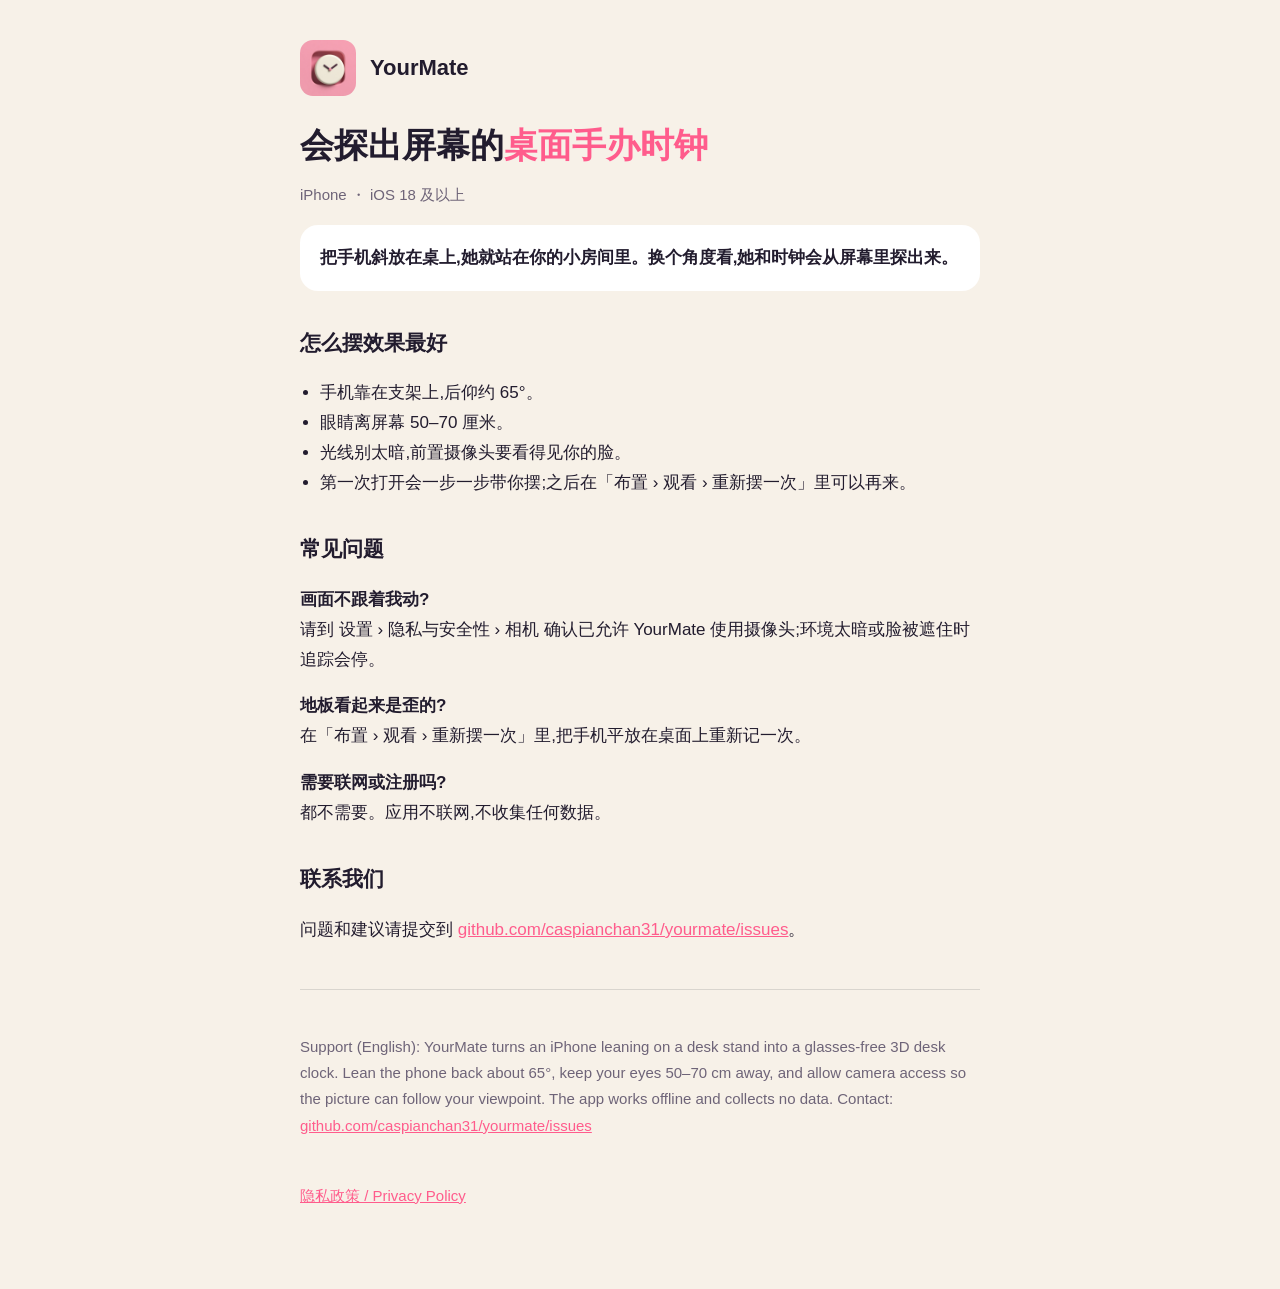
<file: index.html>
<!doctype html><html lang="zh-Hans"><head><meta charset="utf-8"><meta name="viewport" content="width=device-width,initial-scale=1">
<title>YourMate 支持 / Support</title><link rel="stylesheet" href="style.css"></head><body><main>
<header><img src="icon.png" alt=""><b>YourMate</b></header>
<h1>会探出屏幕的<em>桌面手办时钟</em></h1><p class="meta">iPhone ・ iOS 18 及以上</p>
<p class="lead">把手机斜放在桌上,她就站在你的小房间里。换个角度看,她和时钟会从屏幕里探出来。</p>
<h2>怎么摆效果最好</h2><ul><li>手机靠在支架上,后仰约 65°。</li><li>眼睛离屏幕 50–70 厘米。</li><li>光线别太暗,前置摄像头要看得见你的脸。</li><li>第一次打开会一步一步带你摆;之后在「布置 › 观看 › 重新摆一次」里可以再来。</li></ul>
<h2>常见问题</h2>
<p><b>画面不跟着我动?</b><br>请到 设置 › 隐私与安全性 › 相机 确认已允许 YourMate 使用摄像头;环境太暗或脸被遮住时追踪会停。</p>
<p><b>地板看起来是歪的?</b><br>在「布置 › 观看 › 重新摆一次」里,把手机平放在桌面上重新记一次。</p>
<p><b>需要联网或注册吗?</b><br>都不需要。应用不联网,不收集任何数据。</p>
<h2>联系我们</h2><p>问题和建议请提交到 <a href="https://github.com/caspianchan31/yourmate/issues">github.com/caspianchan31/yourmate/issues</a>。</p>
<hr><p class="meta">Support (English): YourMate turns an iPhone leaning on a desk stand into a glasses-free 3D desk clock. Lean the phone back about 65°, keep your eyes 50–70 cm away, and allow camera access so the picture can follow your viewpoint. The app works offline and collects no data. Contact: <a href="https://github.com/caspianchan31/yourmate/issues">github.com/caspianchan31/yourmate/issues</a></p>
<nav><a href="privacy.html">隐私政策 / Privacy Policy</a></nav>
</main></body></html>
</file>
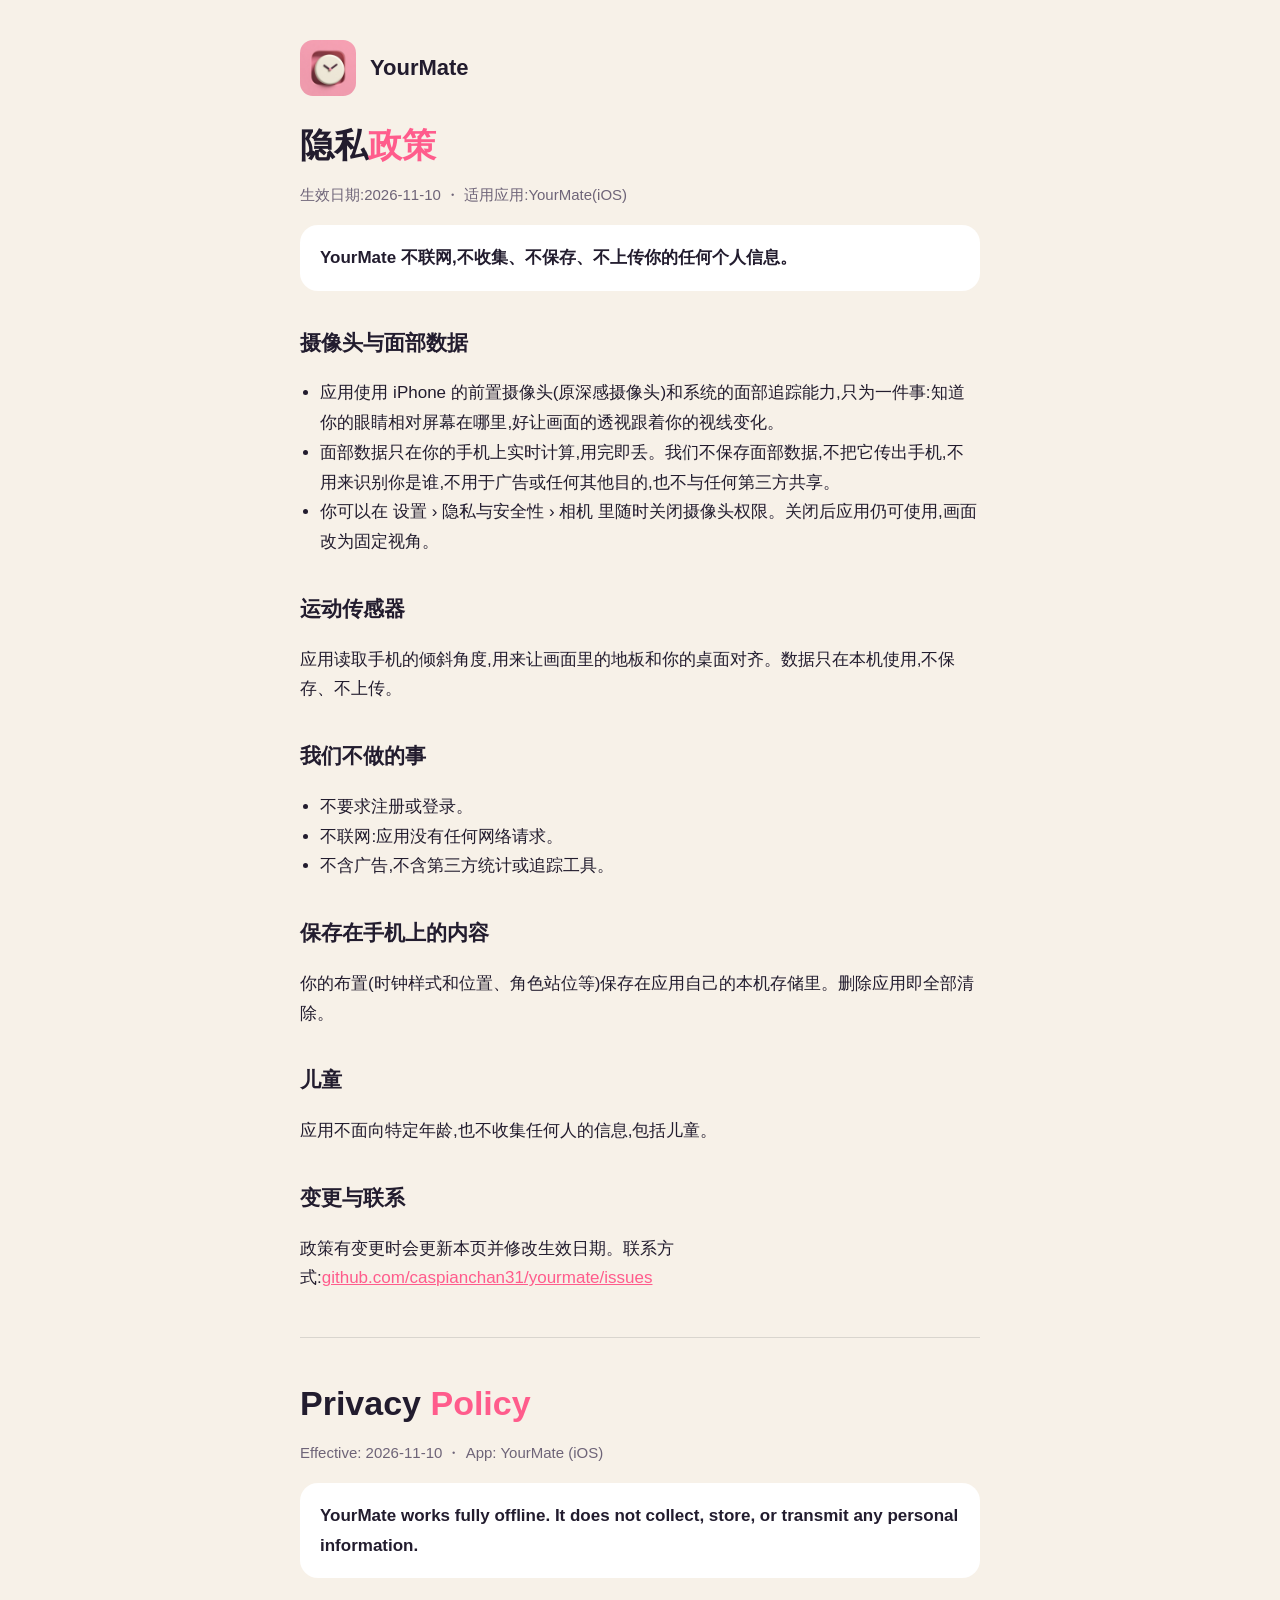
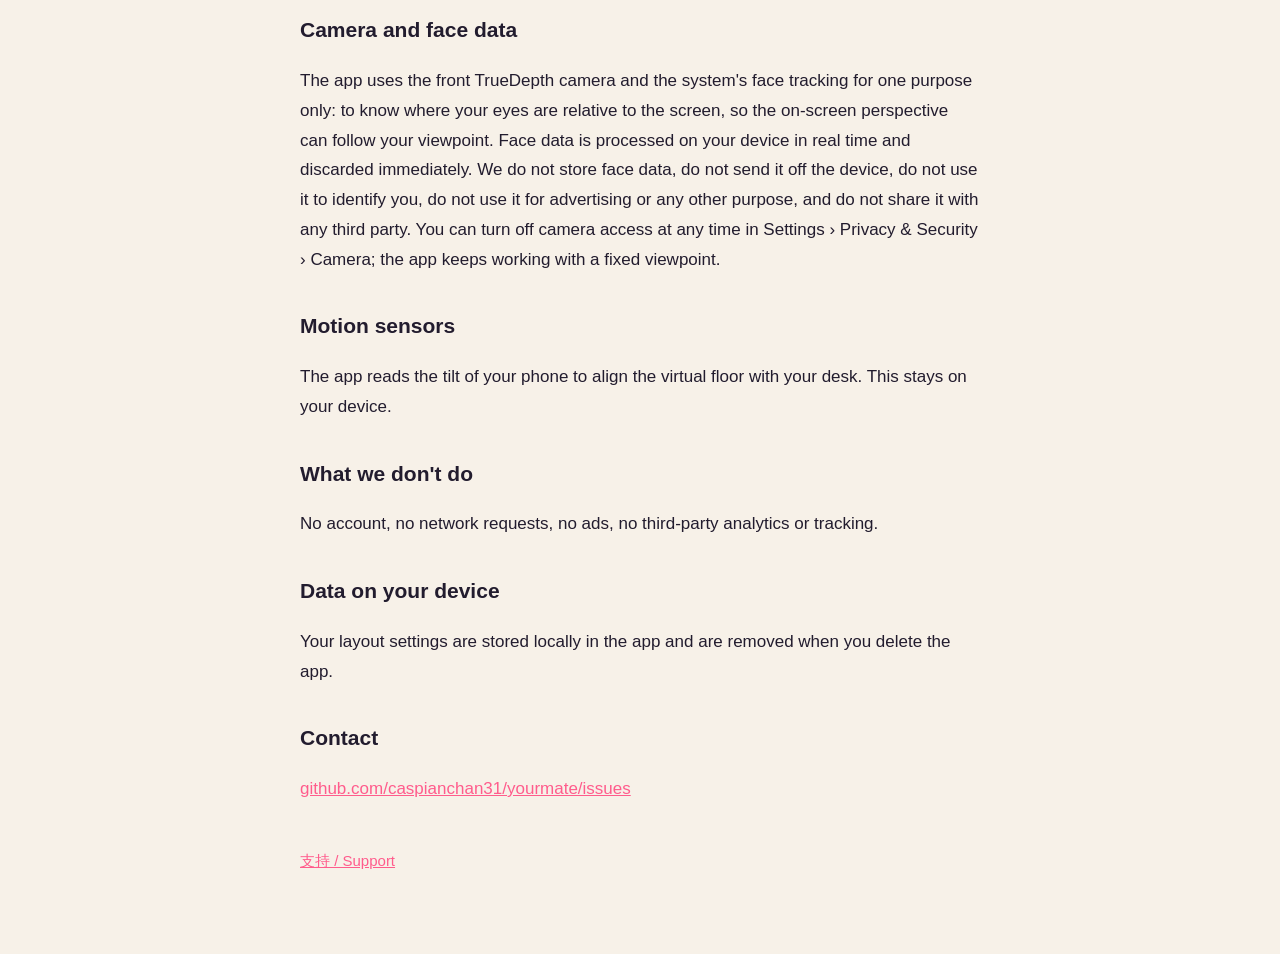
<file: privacy.html>
<!doctype html><html lang="zh-Hans"><head><meta charset="utf-8"><meta name="viewport" content="width=device-width,initial-scale=1">
<title>YourMate 隐私政策 / Privacy Policy</title><link rel="stylesheet" href="style.css"></head><body><main>
<header><img src="icon.png" alt=""><b>YourMate</b></header>
<h1>隐私<em>政策</em></h1><p class="meta">生效日期:2026-11-10 ・ 适用应用:YourMate(iOS)</p>
<p class="lead">YourMate 不联网,不收集、不保存、不上传你的任何个人信息。</p>
<h2>摄像头与面部数据</h2><ul>
<li>应用使用 iPhone 的前置摄像头(原深感摄像头)和系统的面部追踪能力,只为一件事:知道你的眼睛相对屏幕在哪里,好让画面的透视跟着你的视线变化。</li>
<li>面部数据只在你的手机上实时计算,用完即丢。我们不保存面部数据,不把它传出手机,不用来识别你是谁,不用于广告或任何其他目的,也不与任何第三方共享。</li>
<li>你可以在 设置 › 隐私与安全性 › 相机 里随时关闭摄像头权限。关闭后应用仍可使用,画面改为固定视角。</li></ul>
<h2>运动传感器</h2><p>应用读取手机的倾斜角度,用来让画面里的地板和你的桌面对齐。数据只在本机使用,不保存、不上传。</p>
<h2>我们不做的事</h2><ul><li>不要求注册或登录。</li><li>不联网:应用没有任何网络请求。</li><li>不含广告,不含第三方统计或追踪工具。</li></ul>
<h2>保存在手机上的内容</h2><p>你的布置(时钟样式和位置、角色站位等)保存在应用自己的本机存储里。删除应用即全部清除。</p>
<h2>儿童</h2><p>应用不面向特定年龄,也不收集任何人的信息,包括儿童。</p>
<h2>变更与联系</h2><p>政策有变更时会更新本页并修改生效日期。联系方式:<a href="https://github.com/caspianchan31/yourmate/issues">github.com/caspianchan31/yourmate/issues</a></p>
<hr>
<h1>Privacy <em>Policy</em></h1><p class="meta">Effective: 2026-11-10 ・ App: YourMate (iOS)</p>
<p class="lead">YourMate works fully offline. It does not collect, store, or transmit any personal information.</p>
<h2>Camera and face data</h2><p>The app uses the front TrueDepth camera and the system's face tracking for one purpose only: to know where your eyes are relative to the screen, so the on-screen perspective can follow your viewpoint. Face data is processed on your device in real time and discarded immediately. We do not store face data, do not send it off the device, do not use it to identify you, do not use it for advertising or any other purpose, and do not share it with any third party. You can turn off camera access at any time in Settings › Privacy &amp; Security › Camera; the app keeps working with a fixed viewpoint.</p>
<h2>Motion sensors</h2><p>The app reads the tilt of your phone to align the virtual floor with your desk. This stays on your device.</p>
<h2>What we don't do</h2><p>No account, no network requests, no ads, no third-party analytics or tracking.</p>
<h2>Data on your device</h2><p>Your layout settings are stored locally in the app and are removed when you delete the app.</p>
<h2>Contact</h2><p><a href="https://github.com/caspianchan31/yourmate/issues">github.com/caspianchan31/yourmate/issues</a></p>
<nav><a href="index.html">支持 / Support</a></nav>
</main></body></html>
</file>
<file: style.css>
:root{--bg:#f7f1e8;--ink:#221c2e;--dim:#6e6478;--pink:#ff5c8c;--card:#fff}
@media (prefers-color-scheme:dark){:root{--bg:#1c1826;--ink:#f3eef8;--dim:#a79fb4;--card:#282236}}
*{box-sizing:border-box}body{margin:0;background:var(--bg);color:var(--ink);font:17px/1.75 -apple-system,"PingFang SC","Hiragino Sans GB","Microsoft YaHei",sans-serif}
main{max-width:720px;margin:0 auto;padding:40px 20px 80px}
header{display:flex;align-items:center;gap:14px;margin-bottom:28px}header img{width:56px;height:56px;border-radius:13px}header b{font-size:22px}
h1{font-size:34px;line-height:1.25;margin:8px 0 6px}h1 em{font-style:normal;color:var(--pink)}h2{font-size:21px;margin:34px 0 8px}
p,li{color:var(--ink)}.meta{color:var(--dim);font-size:15px}.lead{background:var(--card);border-radius:18px;padding:18px 20px;font-weight:600}
ul{padding-left:1.2em}a{color:var(--pink)}hr{border:0;border-top:1px solid rgba(128,128,128,.25);margin:44px 0}
nav{margin-top:44px;font-size:15px}nav a{margin-right:18px}
</file>
